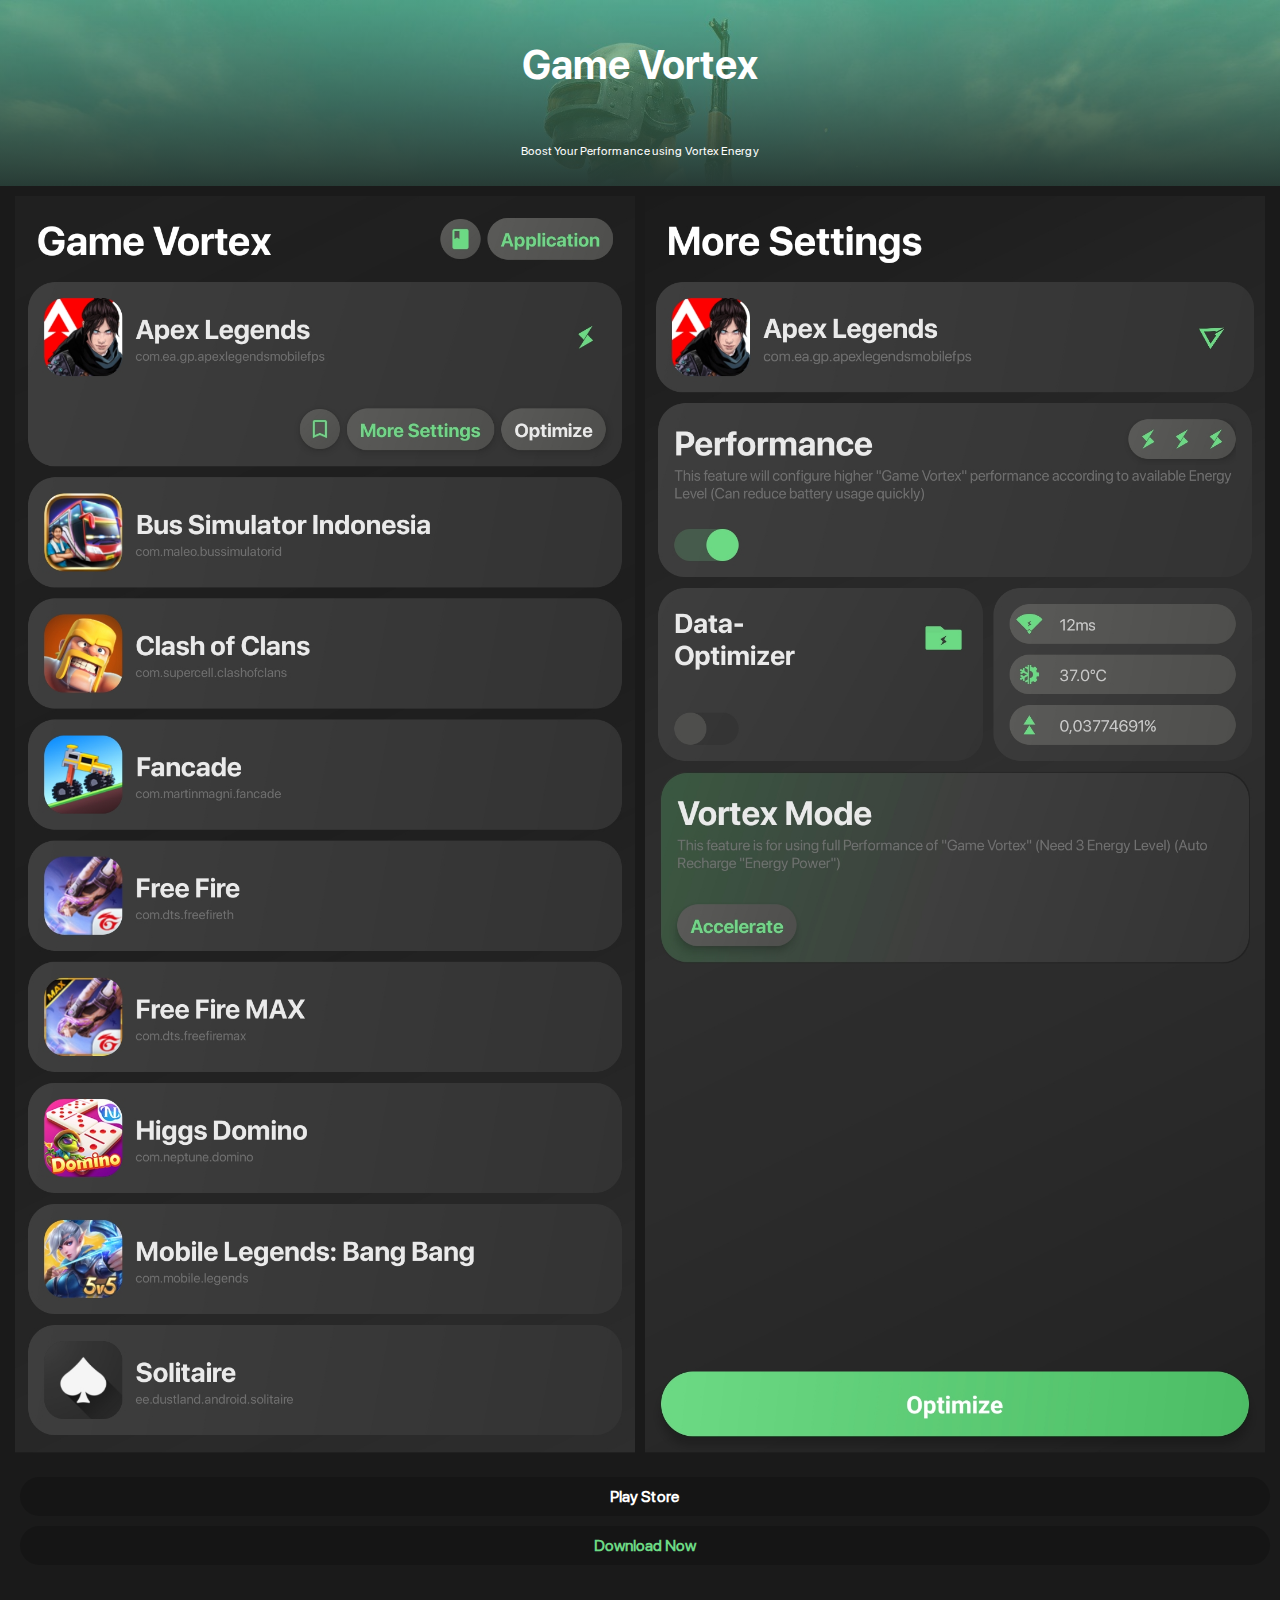
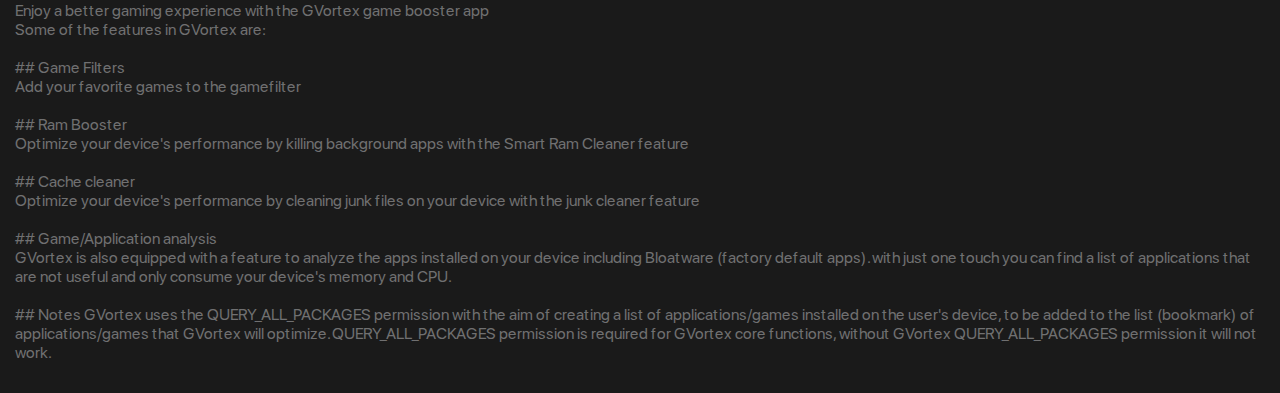
<file: index.html>
<!DOCTYPE html>
<html>
<link rel="stylesheet" href="style.css">

<head>
    <meta charset="UTF-8">
    <meta http-equiv="X-UA-Compatible" content="IE=edge">
    <meta name=viewport content="width=device-width, initial-scale=1, user-scalable=yes">
    <title>Game Vortex</title>
</head>

<body class="bgmain">
    <div class="divbar">
        <p class="titlestyle" style="padding: 0;" align="center">Game Vortex</p>
        <p class="textstyle" style="font-size: 12px; margin-top: 0; color: #ffffff;" align="center">Boost Your Performance using Vortex Energy</p>
    </div>

    <div class="image_row">
        <div class="column_image1">
            <img src="img1.png" style="width:100%">
        </div>
        <div class="column_image2">
            <img src="img2.png" style="width:100%">
        </div>
    </div>

    <div class="divbutton">
        <a id="b_youtube" href="https://play.google.com/store/apps/details?id=com.fahrezone.gamizer">
            <button class="button" style="color: #ffffff; padding: 10px;"><b>Play Store</b></button>
        </a>
        <a id="b_download" href="https://play.google.com/store/apps/details?id=com.fahrezone.gamizer">
            <button class="button" style="color: #6cd984; padding: 10px;"><b>Download Now</b></button>
        </a>
    </div>

    <p class="textstyle" style="padding: 15px;">Enjoy a better gaming experience with the GVortex game booster
        app<br>Some of the features in GVortex are:
        <br><br>
        ## Game Filters<br>
        Add your favorite games to the gamefilter
        <br><br>
        ## Ram Booster<br>
        Optimize your device's performance by killing background apps with the Smart Ram Cleaner feature
        <br><br>
        ## Cache cleaner<br>
        Optimize your device's performance by cleaning junk files on your device with the junk cleaner feature
        <br><br>
        ## Game/Application analysis<br>
        GVortex is also equipped with a feature to analyze the apps installed on your device including Bloatware
        (factory default apps). with just one touch you can find a list of applications that are not useful and only
        consume your device's memory and CPU.
        <br><br>
        ## Notes GVortex uses the QUERY_ALL_PACKAGES permission with the aim of creating a list of applications/games
        installed on the user's device, to be added to the list (bookmark) of applications/games that GVortex will
        optimize. QUERY_ALL_PACKAGES permission is required for GVortex core functions, without GVortex
        QUERY_ALL_PACKAGES permission it will not work.
    </p>
</body>

</html>
</file>
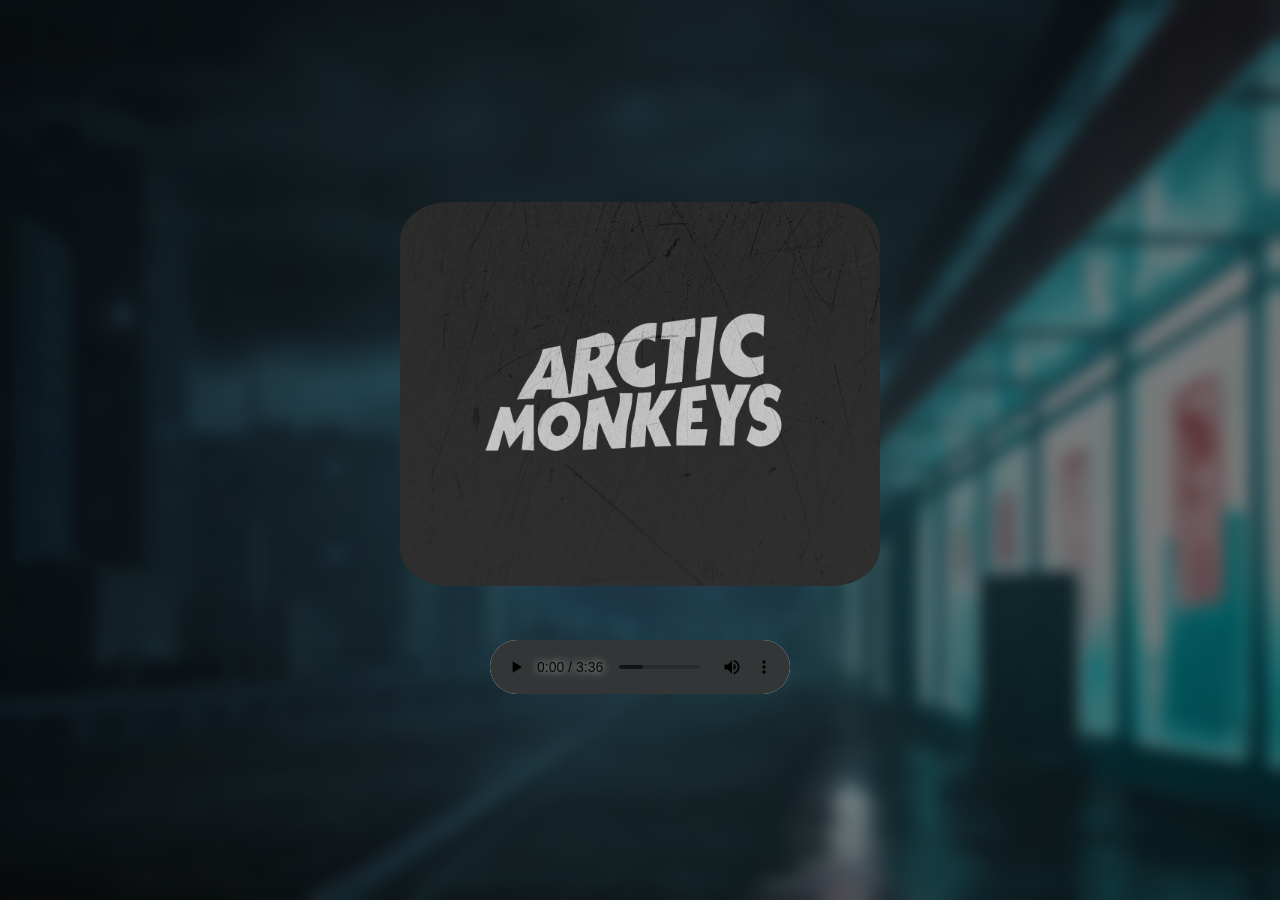
<file: articmonkeys/index.html>
<!DOCTYPE html>
<html>
<head>
	<meta charset="utf-8">
	<meta name="viewport" content="width=device-width, initial-scale=1">
	<title>bg video</title>
	<style type="text/css">
		body {
			margin: 0;
		}

		#myVideo {
  			position: fixed;
 			right: 0;
  			bottom: 0;
  			min-width: 100%;
 	 		min-height: 100%;
			transform: translateX(calc((100% - 100vw) / 2));
		}

/* Add some content at the bottom of the video/page */
		.content {
		  	position: fixed;
  			background: rgba(0, 0, 0, 0.5);
  			color: #f1f1f1;
  			width: 100%;
  			height: 100%;
  			text-align: center;
		}

		audio::-webkit-media-controls-panel{
			background-color: #333637;
		}

		.container {
  			height: 100%;
  			width: 100%;
  			position: absolute;
  			backdrop-filter: blur(8px)
		}

		.center {
  			margin: 0;
  			position: absolute;
  			top: 50%;
 			left: 50%;
 			-ms-transform: translate(-50%, -50%);
  			transform: translate(-50%, -50%);
		}
	</style>
</head>
<body>
	<video autoplay muted loop id="myVideo">
  		<source src="bgvideo.mp4" type="video/mp4">
	</video>

<!-- Optional: some overlay text to describe the video -->
	<div class="content">
  		<div class="container">
			<div class="center">
				<div align="center">
					<a href="https://www.youtube.com/watch?v=gOWYoO3VHto">
						<img src="articposter.jpg" style="border-radius: 10%;" width="75%" height="75%">
					</a>
				</div>
				<div align="center">
					<audio style="margin-top: 50px; border-spacing: 10px; border-color: #333637;" controls>
						<source src="505.mp3" type="audio/mp3">
					</audio>
				</div>
			</div>
		</div>
	</div>
	</div>
</body>
</html>
</file>
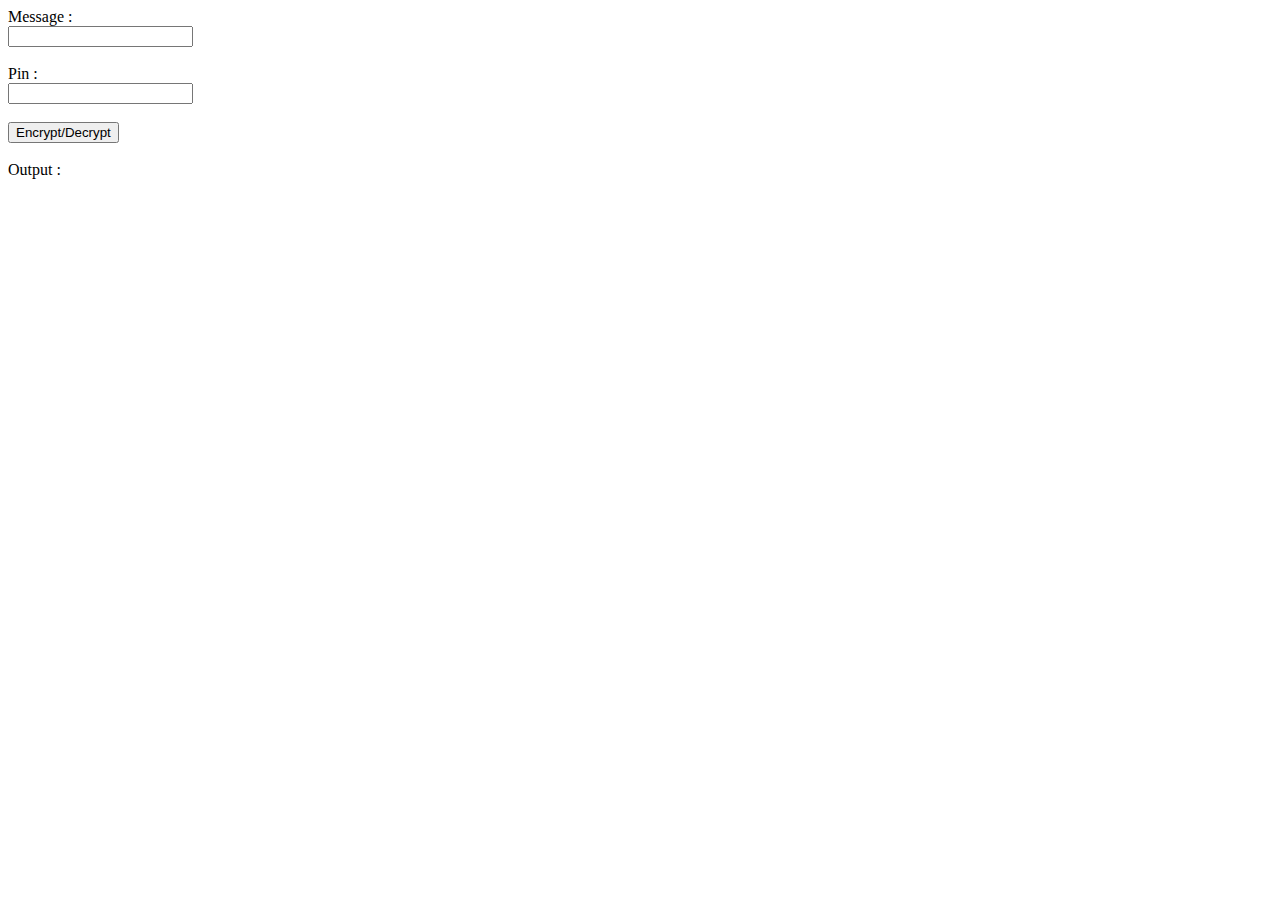
<file: enc&dec/index.html>
<!DOCTYPE html>
<html>
<head>
	<title>ENC&DEC</title>
</head>
<body>
	Message : <br>
	<input type="text" id="msg" name="Message"><br><br>
	Pin : <br>
	<input type="password" id="pin" name="Pin"><br><br>
	<button type="button" id="endec">Encrypt/Decrypt</button><br></br>
	Output :
	<div id="output"></div>
	<script>
	var _0x5eb2ea=_0x4dcd;function _0x4dcd(_0x243f58,_0x2cead9){var _0x382851=_0x3828();return _0x4dcd=function(_0x4dcd29,_0x347637){_0x4dcd29=_0x4dcd29-0x1a2;var _0x3c9d9f=_0x382851[_0x4dcd29];return _0x3c9d9f;},_0x4dcd(_0x243f58,_0x2cead9);}function _0x3828(){var _0x5b758a=['1270vNJZWx','1857TiZeFG','5324tlKfDU','addEventListener','3989605FZosGi','innerHTML','endec','118323JPIfPt','charCodeAt','getElementById','click','4097429wdbzzs','pin','1574427wrRapl','72pMIeFb','1194996KzrUrB','122298DlQisL','6yXuzCh','msg','value'];_0x3828=function(){return _0x5b758a;};return _0x3828();}(function(_0x4cab45,_0x4c1932){var _0x448b37=_0x4dcd,_0x34e27c=_0x4cab45();while(!![]){try{var _0x4c328f=parseInt(_0x448b37(0x1ac))/0x1+parseInt(_0x448b37(0x1b5))/0x2*(parseInt(_0x448b37(0x1b4))/0x3)+parseInt(_0x448b37(0x1ae))/0x4+-parseInt(_0x448b37(0x1a3))/0x5*(parseInt(_0x448b37(0x1b0))/0x6)+-parseInt(_0x448b37(0x1aa))/0x7+parseInt(_0x448b37(0x1ad))/0x8*(parseInt(_0x448b37(0x1a6))/0x9)+parseInt(_0x448b37(0x1b3))/0xa*(-parseInt(_0x448b37(0x1af))/0xb);if(_0x4c328f===_0x4c1932)break;else _0x34e27c['push'](_0x34e27c['shift']());}catch(_0x127d7d){_0x34e27c['push'](_0x34e27c['shift']());}}}(_0x3828,0xce0f7));function EncOrDec(){var _0x286f2c=_0x4dcd;msg=document[_0x286f2c(0x1a8)](_0x286f2c(0x1b1)),pin=parseInt(document[_0x286f2c(0x1a8)](_0x286f2c(0x1ab))[_0x286f2c(0x1b2)]);var _0x47d030,_0x1540cd='';for(_0x47d030=0x0;_0x47d030<msg[_0x286f2c(0x1b2)]['length'];_0x47d030++){var _0x5aab08=msg['value'][_0x286f2c(0x1a7)](_0x47d030);_0x1540cd+=String['fromCharCode'](_0x5aab08^pin);}document[_0x286f2c(0x1a8)]('output')[_0x286f2c(0x1a4)]=_0x1540cd;}var btn2=document['getElementById'](_0x5eb2ea(0x1a5));btn2[_0x5eb2ea(0x1a2)](_0x5eb2ea(0x1a9),EncOrDec);
	</script>
</body>
</html>
</file>
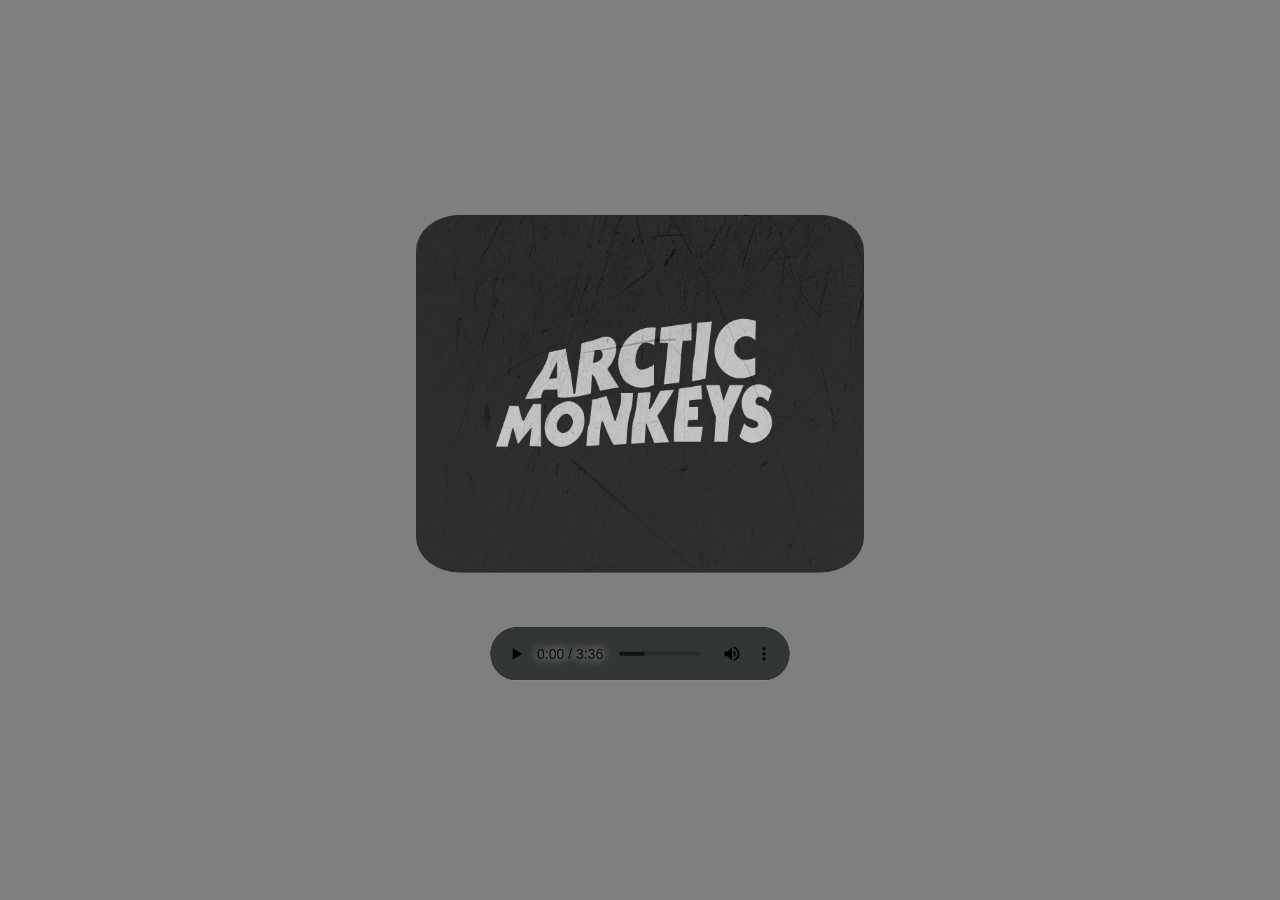
<file: galau/index.html>
<!DOCTYPE html>
<html>
<head>
	<meta charset="utf-8">
	<meta name="viewport" content="width=device-width, initial-scale=1">
	<title>Galau</title>
	<style type="text/css">
		body {
			margin: 0;
		}

		#myVideo {
  			position: fixed;
  			right: 100%;
  			min-width: 100%;
 	 		min-height: 100%;
		}

/* Add some content at the bottom of the video/page */
		.content {
		  	position: fixed;
  			background: rgba(0, 0, 0, 0.5);
  			color: #f1f1f1;
  			width: 100%;
  			height: 100%;
  			text-align: center;
		}

		audio::-webkit-media-controls-panel{
			background-color: #333637;
		}

		.container {
  			height: 100%;
  			width: 100%;
  			position: absolute;
  			backdrop-filter: blur(8px)
		}

		.center {
  			margin: 0;
  			position: absolute;
  			top: 50%;
 			left: 50%;
 			-ms-transform: translate(-50%, -50%);
  			transform: translate(-50%, -50%);
		}
	</style>
</head>
<body>
	<video autoplay muted loop id="myVideo">
  		<source src="bgvideo.mp4" type="video/mp4">
	</video>

<!-- Optional: some overlay text to describe the video -->
	<div class="content">
  		<div class="container">
			<div class="center">
				<div align="center">
					<a href="https://www.youtube.com/watch?v=gOWYoO3VHto">
						<img src="articposter.jpg" style="border-radius: 10%;" width="70%" height="70%">
					</a>
				</div>
				<div align="center">
					<audio style="margin-top: 50px; border-spacing: 10px; border-color: #333637;" controls>
						<source src="505.mp3" type="audio/mp3">
					</audio>
				</div>
			</div>
		</div>
	</div>
	</div>
</body>
</html>
</file>
<file: style.css>
@font-face { font-family: sfbold ; src: url('sfbold.ttf'); } 
@font-face { font-family: sfregular ; src: url('sfregular.ttf'); } 
* {
    box-sizing: border-box;
}
hr {
    display: none;
}
a {
    text-decoration: none;
}

.bgmain {
    background: #1a1a1a;
    margin: 0;
    padding: 0;
}
.divbar {
    background-image:
    linear-gradient(to bottom, #6cd98480, #273b35),
    url('banner.jpg');
    background-size: cover;
    padding: 1px;
    margin-bottom: 10px;
}
.divbutton {
    margin: 15px;
}
.image_row::after {
    content: "";
    clear: both;
    display: table;
}
.column_image1 {
    float: left;
    width: 50%;
    padding-left: 15px;
    padding-right: 5px;
}
.column_image2 {
    float: left;
    width: 50%;
    padding-left: 5px;
    padding-right: 15px;
}
.button {
    width: 100%;
    padding: 2%;
    margin: 5px;
    font-size: 100%;
    font-family: sfregular;
    border: none;
    border-radius: 180px;
    color: #ffffff;
    background: #00000030;
}
.titlestyle {
    color: #ffffff;
    font-size: 40px;
    font-family: sfbold;
}
.textstyle {
    color: #707071;
    font-family: sfregular;
    padding: 15px;
}
</file>
